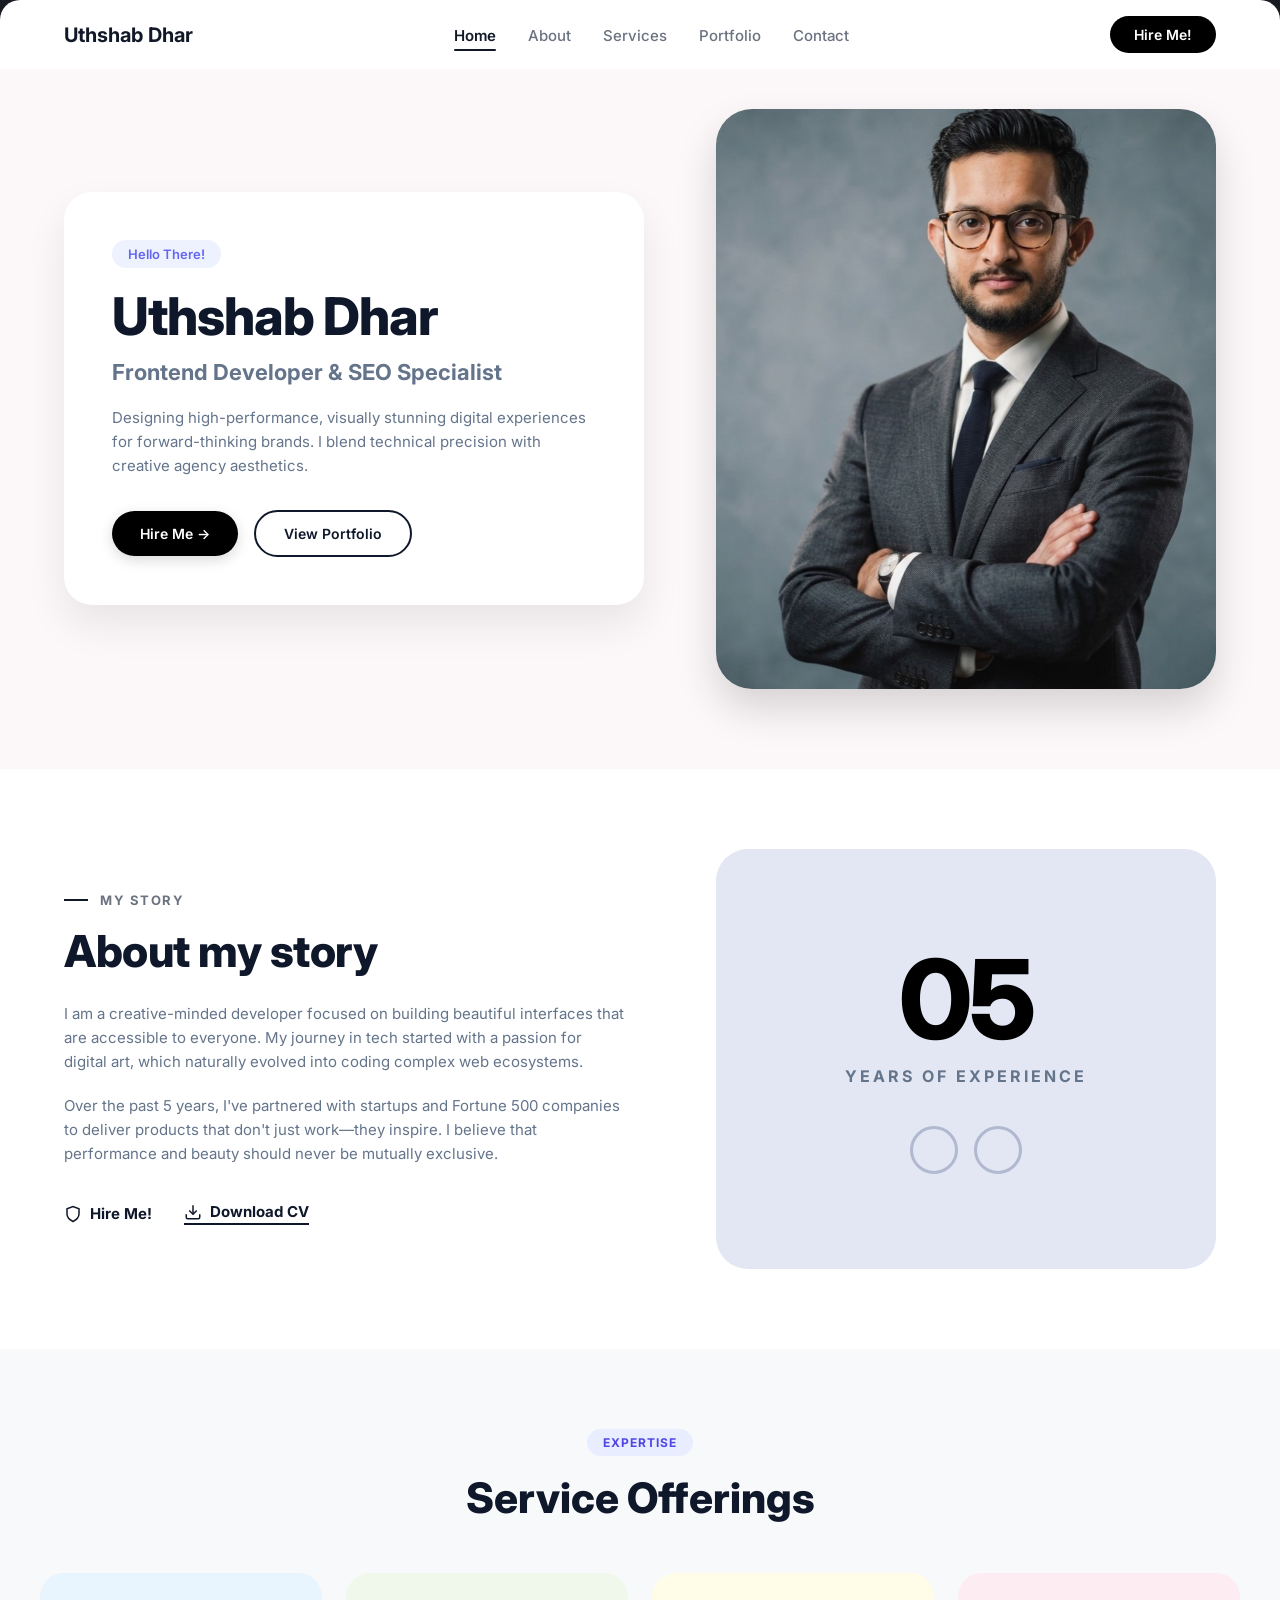
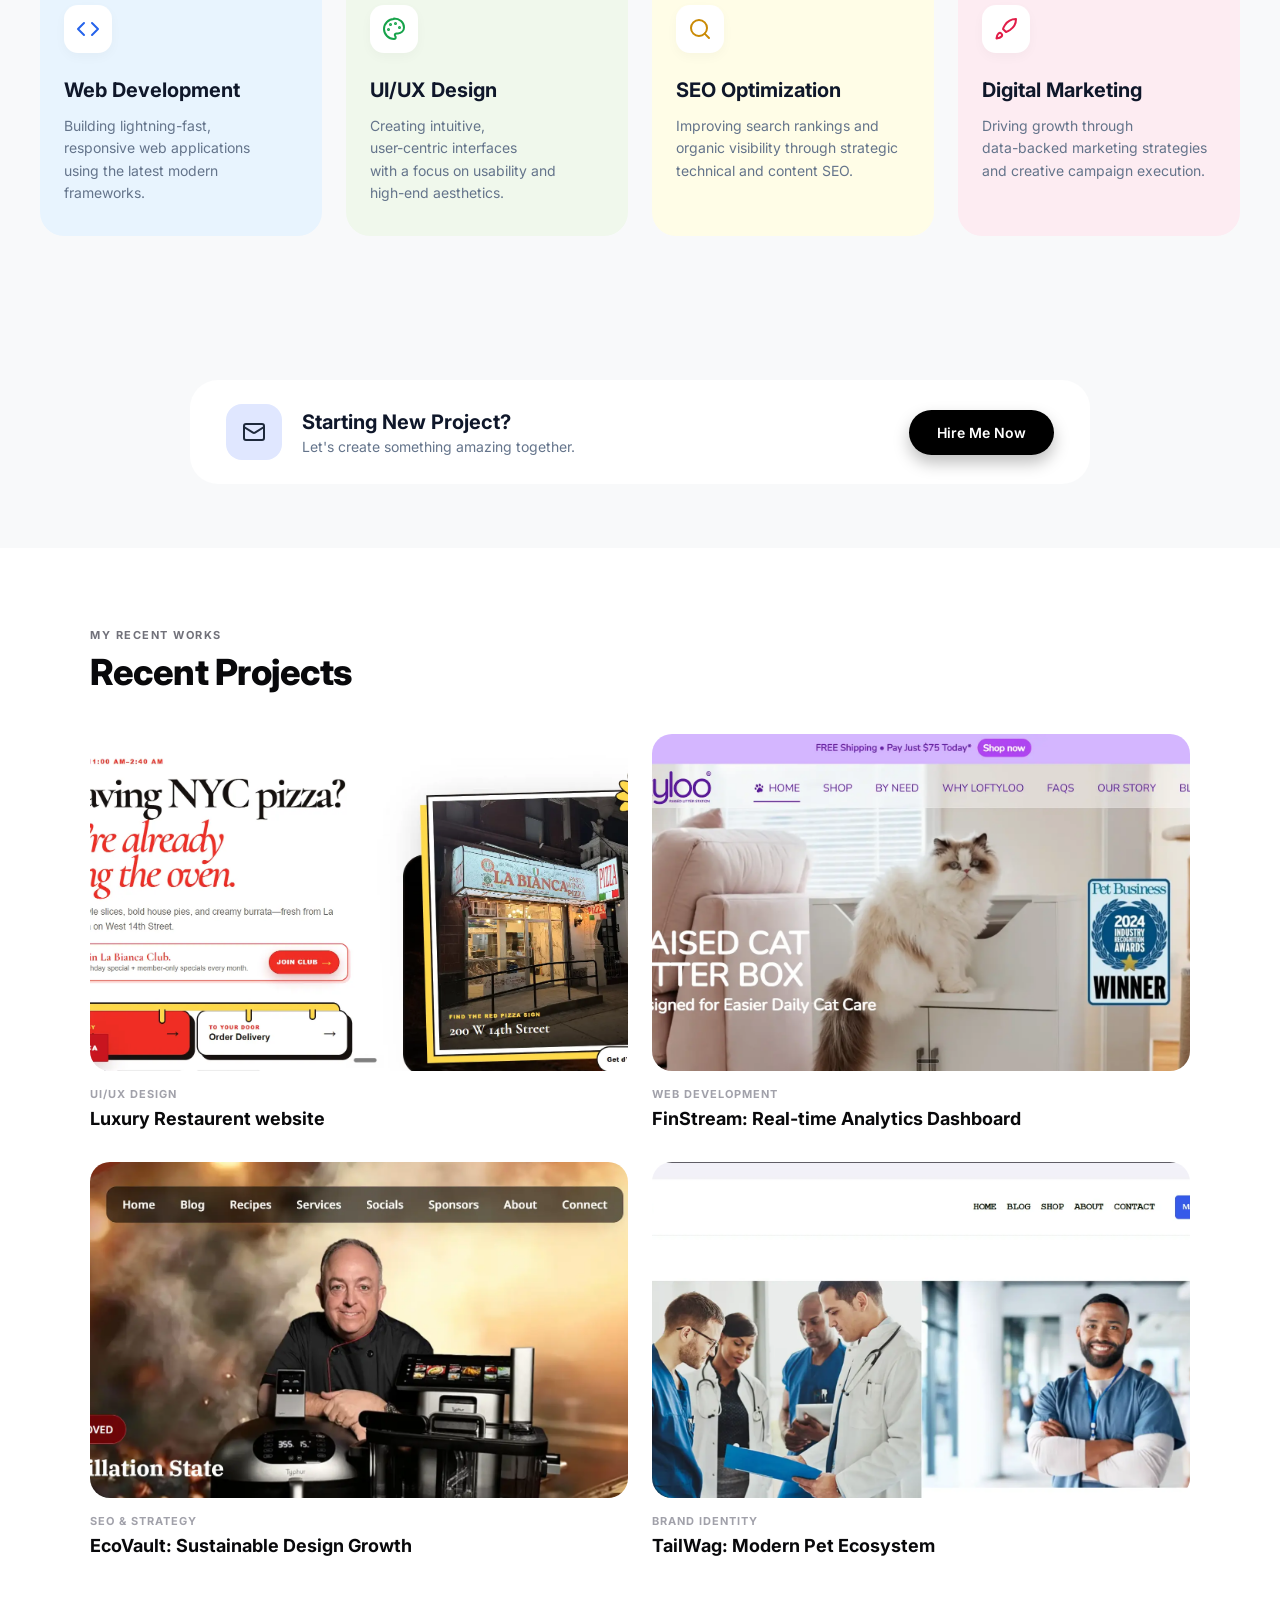
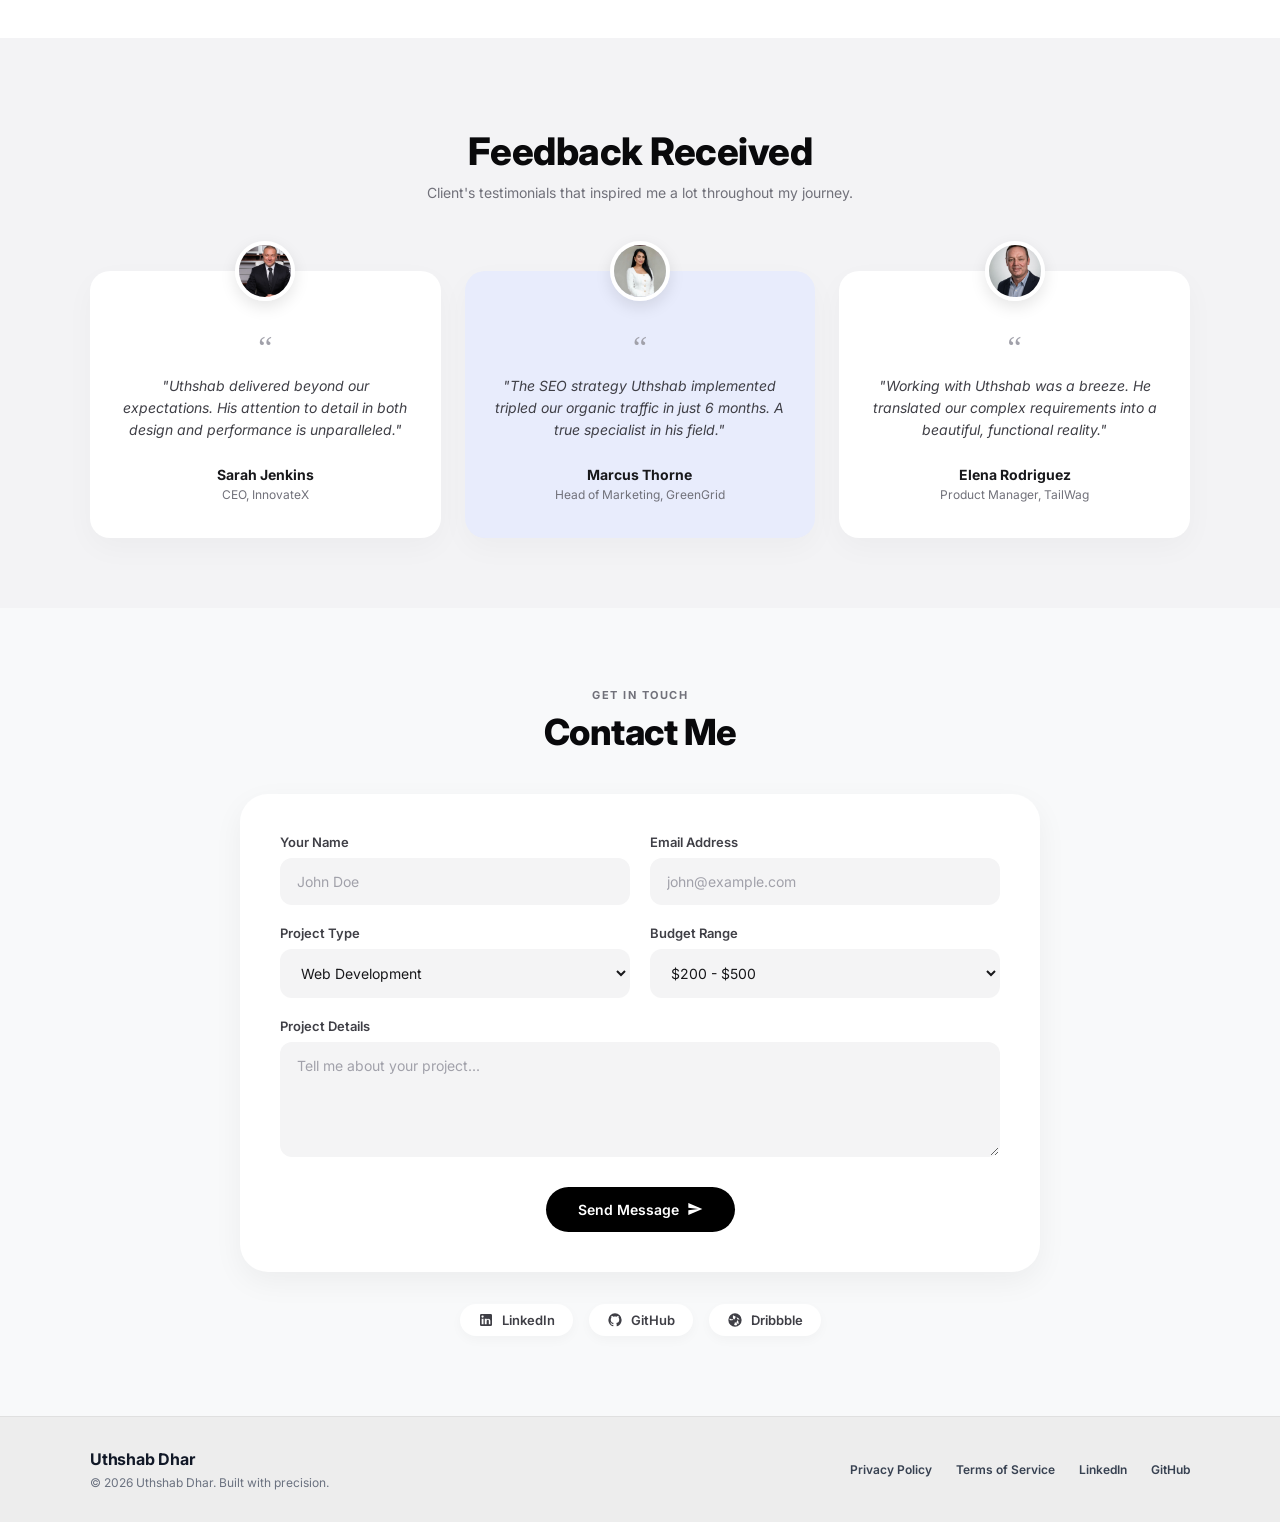
<file: index.html>
<!DOCTYPE html>
<html lang="en">
<head>
    <meta charset="UTF-8">
    <meta name="viewport" content="width=device-width, initial-scale=1.0">
    <title>Uthshsab Dhar</title>
    <link rel="stylesheet" href="style.css">
</head>
<body>
  <!-- nav start -->
    <header class="navbar-container">
  <nav class="navbar">
    <!-- Brand / Name Logo -->
    <a href="#hero-id" class="logo">Uthshab Dhar</a>

    <!-- Navigation Links -->
    <ul class="nav-links">
      <li><a href="#hero-id" class="nav-link active">Home</a></li>
      <li><a href="#my-story" class="nav-link">About</a></li>
      <li><a href="#expertise" class="nav-link">Services</a></li>
      <li><a href="#portfolio" class="nav-link">Portfolio</a></li>
      <li><a href="#contact" class="nav-link">Contact</a></li>
    </ul>

    <!-- Action Button -->
    <a href="#contact" class="btn-primary">Hire Me!</a>
  </nav>
</header>
<!-- nav part end -->

<!-- hero section start -->
<section class="hero-section" id="hero-id">
  <div class="hero-container">
    
    <!-- Left Floating Content Card -->
    <div class="hero-card">
      <span class="greeting-badge">Hello There!</span>
      
      <h1 class="hero-title">
        Uthshab Dhar
      </h1>
      
      <h2 class="hero-subtitle">
        Frontend Developer & SEO Specialist
      </h2>
      
      <p class="hero-description">
        Designing high-performance, visually stunning digital experiences for forward-thinking brands. I blend technical precision with creative agency aesthetics.
      </p>
      
      <div class="hero-cta-group">
        <a href="#contact" class="btn-black">Hire Me &rarr;</a>
        <a href="#portfolio" class="btn-outline">View Portfolio</a>
      </div>
    </div>

    <!-- Right Image Card -->
    <div class="hero-image-wrapper">
      <img src="Image_ icons/Uthshab portfolio.jpg" alt="Uthshab Dhar" class="hero-img" />
    </div>

  </div>
</section>

<!-- hero section end -->

<!--  My story start -->
  <section class="about-section" id="my-story">
  <div class="about-container">
    
    <!-- Left Column: Story Content -->
    <div class="about-content">
      <div class="section-tag">
        <span class="tag-line"></span>
        <span class="tag-text">MY STORY</span>
      </div>

      <h2 class="about-title">About my story</h2>

      <p class="about-text">
        I am a creative-minded developer focused on building beautiful interfaces that are accessible to everyone. My journey in tech started with a passion for digital art, which naturally evolved into coding complex web ecosystems.
      </p>

      <p class="about-text">
        Over the past 5 years, I've partnered with startups and Fortune 500 companies to deliver products that don't just work—they inspire. I believe that performance and beauty should never be mutually exclusive.
      </p>

      <!-- Action Links -->
      <div class="about-actions">
        <a href="#contact" class="action-btn">
          <svg width="18" height="18" viewBox="0 0 24 24" fill="none" stroke="currentColor" stroke-width="2"><path d="M12 22s8-4 8-10V5l-8-3-8 3v7c0 6 8 10 8 10z"/></svg>
          Hire Me!
        </a>
        <a href="Image_ icons/SEO expert & Content Writing.pdf" download class="action-btn download-link">
          <svg width="18" height="18" viewBox="0 0 24 24" fill="none" stroke="currentColor" stroke-width="2"><path d="M21 15v4a2 2 0 0 1-2 2H5a2 2 0 0 1-2-2v-4"/><polyline points="7 10 12 15 17 10"/><line x1="12" y1="15" x2="12" y2="3"/></svg>
          Download CV
        </a>
      </div>
    </div>

    <!-- Right Column: Experience Card -->
    <div class="experience-card">
      <div class="stat-number">05</div>
      <div class="stat-label">YEARS OF EXPERIENCE</div>
      <div class="card-dots">
        <span class="dot"></span>
        <span class="dot"></span>
      </div>
    </div>

  </div>
</section>
<!--  My story end -->

<!-- Expertise card start  -->
<section class="services-section" id="expertise">
  <!-- Section Badge & Header -->
  <div class="services-header">
    <span class="badge">EXPERTISE</span>
    <h2>Service Offerings</h2>
  </div>

  <!-- Cards Grid -->
  <div class="services-grid">
    <!-- Card 1: Web Development -->
    <div class="service-card card-blue">
      <div class="icon-box">
        <svg xmlns="http://www.w3.org/2000/svg" width="24" height="24" viewBox="0 0 24 24" fill="none" stroke="#2563eb" stroke-width="2" stroke-linecap="round" stroke-linejoin="round">
          <polyline points="16 18 22 12 16 6"></polyline>
          <polyline points="8 6 2 12 8 18"></polyline>
        </svg>
      </div>
      <h3>Web Development</h3>
      <p>Building lightning-fast, <br> responsive web applications <br>using the latest modern <br>frameworks.</p>
    </div>

    <!-- Card 2: UI/UX Design -->
    <div class="service-card card-green">
      <div class="icon-box">
        <svg xmlns="http://www.w3.org/2000/svg" width="24" height="24" viewBox="0 0 24 24" fill="none" stroke="#16a34a" stroke-width="2" stroke-linecap="round" stroke-linejoin="round">
          <circle cx="13.5" cy="6.5" r=".5" fill="#16a34a"></circle>
          <circle cx="17.5" cy="10.5" r=".5" fill="#16a34a"></circle>
          <circle cx="8.5" cy="7.5" r=".5" fill="#16a34a"></circle>
          <circle cx="6.5" cy="12.5" r=".5" fill="#16a34a"></circle>
          <path d="M12 2C6.5 2 2 6.5 2 12s4.5 10 10 10c.92 0 1.7-.75 1.7-1.67 0-.42-.16-.82-.44-1.12-.27-.31-.43-.71-.43-1.15 0-.92.75-1.67 1.67-1.67H16c3.31 0 6-2.69 6-6 0-4.96-4.49-9-10-9z"></path>
        </svg>
      </div>
      <h3>UI/UX Design</h3>
      <p>Creating intuitive, <br>user-centric interfaces <br> with a focus on usability and <br>high-end aesthetics.</p>
    </div>

    <!-- Card 3: SEO Optimization -->
    <div class="service-card card-yellow">
      <div class="icon-box">
        <svg xmlns="http://www.w3.org/2000/svg" width="24" height="24" viewBox="0 0 24 24" fill="none" stroke="#ca8a04" stroke-width="2" stroke-linecap="round" stroke-linejoin="round">
          <circle cx="11" cy="11" r="8"></circle>
          <line x1="21" y1="21" x2="16.65" y2="16.65"></line>
        </svg>
      </div>
      <h3>SEO Optimization</h3>
      <p>Improving search rankings and <br>organic visibility through strategic <br>technical and content SEO.</p>
    </div>

    <!-- Card 4: Digital Marketing -->
    <div class="service-card card-pink">
      <div class="icon-box">
        <svg xmlns="http://www.w3.org/2000/svg" width="24" height="24" viewBox="0 0 24 24" fill="none" stroke="#e11d48" stroke-width="2" stroke-linecap="round" stroke-linejoin="round">
          <path d="M4.5 16.5c-1.5 1.26-2 5-2 5s3.74-.5 5-2c.71-.84.7-2.13-.09-2.91a2.18 2.18 0 0 0-2.91-.09z"></path>
          <path d="m12 15-3-3a22 22 0 0 1 2-3.95A12.88 12.88 0 0 1 22 2c0 2.72-.78 7.5-6 11a22.35 22.35 0 0 1-4 2z"></path>
        </svg>
      </div>
      <h3>Digital Marketing</h3>
      <p>Driving growth through <br>data-backed marketing strategies<br> and  creative campaign execution.</p>
    </div>
  </div>

</section>

<!-- Expertise card End  -->
  <!-- CTA Banner start -->

<section class=cta_banner>  
<div class="cta-banner">
  <!-- Left Side: Icon & Text -->
  <div class="cta-left">
    <div class="cta-icon-box">
      <svg xmlns="http://www.w3.org/2000/svg" width="24" height="24" viewBox="0 0 24 24" fill="none" stroke="#1e293b" stroke-width="2" stroke-linecap="round" stroke-linejoin="round">
        <rect x="2" y="4" width="20" height="16" rx="2"></rect>
        <path d="m22 7-8.97 5.7a1.94 1.94 0 0 1-2.06 0L2 7"></path>
      </svg>
    </div>
    <div class="cta-text">
      <h3>Starting New Project?</h3>
      <p>Let's create something amazing together.</p>
    </div>
  </div>

  <!-- Right Side: Button -->
  <a href="#contact" class="cta-btn">Hire Me Now</a>
</div>
</section>
<!-- CTA Banner End -->
 <!-- Recent Project Section start  -->

 <section class="recent-projects-section" id="portfolio">
  <div class="projects-container">
    <!-- Subtitle & Heading -->
    <div class="section-header">
      <span class="sub-heading">MY RECENT WORKS</span>
      <h2 class="section-title">Recent Projects</h2>
    </div>

    <!-- Projects Grid -->
    <div class="projects-grid">
      
      <!-- Project Card 1 -->
      <div class="project-card">
        <div class="image-wrapper">
          <img src="Image_ icons/project 1.webp" alt="labianca" />
        </div>
        <div class="project-info">
          <span class="project-category">UI/UX DESIGN</span>
          <h3 class="project-title"> Luxury Restaurent website </h3>
        </div>
      </div>

      <!-- Project Card 2 -->
      <div class="project-card">
        <div class="image-wrapper">
          <img src="Image_ icons/Project 2.webp" alt="loftyloo" />
        </div>
        <div class="project-info">
          <span class="project-category">WEB DEVELOPMENT</span>
          <h3 class="project-title">FinStream: Real-time Analytics Dashboard</h3>
        </div>
      </div>

      <!-- Project Card 3 -->
      <div class="project-card">
        <div class="image-wrapper">
          <img src="Image_ icons/project 3.webp" alt="" />
        </div>
        <div class="project-info">
          <span class="project-category">SEO & STRATEGY</span>
          <h3 class="project-title">EcoVault: Sustainable Design Growth</h3>
        </div>
      </div>

      <!-- Project Card 4 -->
      <div class="project-card">
        <div class="image-wrapper">
          <img src="Image_ icons/project 4.webp" alt="TailWag" />
        </div>
        <div class="project-info">
          <span class="project-category">BRAND IDENTITY</span>
          <h3 class="project-title">TailWag: Modern Pet Ecosystem</h3>
        </div>
      </div>

    </div>
  </div>
</section>

 <!-- Recent Project Section End -->

 <!-- Feedback Section  Start -->
  <section class="feedback-section">
  <div class="feedback-container">
    
    <!-- Section Header -->
    <div class="feedback-header">
      <h2 class="feedback-title">Feedback Received</h2>
      <p class="feedback-subtitle">Client's testimonials that inspired me a lot throughout my journey.</p>
    </div>

    <!-- Testimonials Grid -->
    <div class="testimonials-grid">
      
      <!-- Card 1 -->
      <div class="testimonial-card">
        <div class="avatar-wrapper">
          <img src="Image_ icons/review 1.png" alt="labiandca" />
        </div>
        <div class="quote-mark">“</div>
        <p class="testimonial-text">
          "Uthshab delivered beyond our expectations. His attention to detail in both design and performance is unparalleled."
        </p>
        <div class="client-info">
          <h4 class="client-name">Sarah Jenkins</h4>
          <span class="client-role">CEO, InnovateX</span>
        </div>
      </div>

      <!-- Card 2 (Highlighted Soft Lavender) -->
      <div class="testimonial-card highlighted">
        <div class="avatar-wrapper">
          <img src="Image_ icons/review 2.png" alt="Marcus Thorne" />
        </div>
        <div class="quote-mark">“</div>
        <p class="testimonial-text">
          "The SEO strategy Uthshab implemented tripled our organic traffic in just 6 months. A true specialist in his field."
        </p>
        <div class="client-info">
          <h4 class="client-name">Marcus Thorne</h4>
          <span class="client-role">Head of Marketing, GreenGrid</span>
        </div>
      </div>

      <!-- Card 3 -->
      <div class="testimonial-card">
        <div class="avatar-wrapper">
          <img src="Image_ icons/review 3.png" alt="Elena Rodriguez" />
        </div>
        <div class="quote-mark">“</div>
        <p class="testimonial-text">
          "Working with Uthshab was a breeze. He translated our complex requirements into a beautiful, functional reality."
        </p>
        <div class="client-info">
          <h4 class="client-name">Elena Rodriguez</h4>
          <span class="client-role">Product Manager, TailWag</span>
        </div>
      </div>

    </div>
  </div>
</section>
 <!-- Feedback Section  End -->

 <!-- Contact Section start  -->
  <section class="contact-section" id="contact">
  <div class="contact-container">
    
    <!-- Section Header -->
    <div class="contact-header">
      <span class="sub-heading">GET IN TOUCH</span>
      <h2 class="section-title">Contact Me</h2>
    </div>

    <!-- Contact Form Card -->
    <div class="contact-card">
      <form class="contact-form">
        
        <!-- Row 1: Name & Email -->
        <div class="form-row">
          <div class="form-group">
            <label for="name">Your Name</label>
            <input type="text" id="name" placeholder="John Doe" required />
          </div>
          <div class="form-group">
            <label for="email">Email Address</label>
            <input type="email" id="email" placeholder="john@example.com" required />
          </div>
        </div>

        <!-- Row 2: Project Type & Budget Range -->
        <div class="form-row">
          <div class="form-group">
            <label for="project-type">Project Type</label>
            <select id="project-type">
              <option value="web-dev">Web Development</option>
              <option value="seo">SEO & Strategy</option>
              <option value="ui-ux">UI/UX Design</option>
            </select>
          </div>
          <div class="form-group">
            <label for="budget">Budget Range</label>
            <select id="budget">
              <option value="5k-10k">$200 - $500</option>
              <option value="10k-20k">$500 - $1000</option>
              <option value="20k+">$1000+</option>
            </select>
          </div>
        </div>

        <!-- Row 3: Project Details -->
        <div class="form-group full-width">
          <label for="details">Project Details</label>
          <textarea id="details" rows="5" placeholder="Tell me about your project..."></textarea>
        </div>

        <!-- Submit Button -->
        <div class="button-wrapper">
          <button type="submit" class="submit-btn">
            Send Message
            <svg xmlns="http://www.w3.org/2000/svg" width="16" height="16" viewBox="0 0 24 24" fill="currentColor">
              <path d="M2.01 21L23 12 2.01 3 2 10l15 2-15 2z"/>
            </svg>
          </button>
        </div>

      </form>
    </div>

    <!-- Social Links -->
    <!-- <div class="social-links">
      <a href="#" class="social-btn">
        <span class="social-icon">💼</span> LinkedIn
      </a>
      <a href="#" class="social-btn">
        <span class="social-icon">🐙</span> GitHub
      </a>
      <a href="#" class="social-btn">
        <span class="social-icon">🏀</span> Dribbble
      </a>
    </div> -->
    <div class="social-links">
  <!-- LinkedIn -->
  <a href="#" class="social-btn">
    <svg class="social-icon" xmlns="http://www.w3.org/2000/svg" width="16" height="16" viewBox="0 0 24 24" fill="currentColor">
      <path d="M19 3a2 2 0 0 1 2 2v14a2 2 0 0 1-2 2H5a2 2 0 0 1-2-2V5a2 2 0 0 1 2-2h14m-.5 15.5v-5.3a3.26 3.26 0 0 0-3.26-3.26c-.85 0-1.84.52-2.28 1.3v-1.11h-2.79v8.37h2.79v-4.93c0-1.3.7-2.1 1.8-2.1 1.05 0 1.45.74 1.45 2.1v4.93h2.79M6.88 8.56a1.68 1.68 0 0 0 1.68-1.68c0-.93-.75-1.69-1.68-1.69a1.69 1.69 0 0 0-1.69 1.69c0 .93.76 1.68 1.69 1.68m1.39 9.94v-8.37H5.5v8.37h2.77z"/>
    </svg>
    LinkedIn
  </a>

  <!-- GitHub -->
  <a href="#" class="social-btn">
    <svg class="social-icon" xmlns="http://www.w3.org/2000/svg" width="16" height="16" viewBox="0 0 24 24" fill="currentColor">
      <path d="M12 2A10 10 0 0 0 2 12c0 4.42 2.87 8.17 6.84 9.5.5.08.66-.23.66-.5v-1.69c-2.77.6-3.36-1.34-3.36-1.34-.46-1.16-1.11-1.47-1.11-1.47-.91-.62.07-.6.07-.6 1 .07 1.53 1.03 1.53 1.03.87 1.52 2.34 1.07 2.91.83.1-.65.35-1.09.63-1.34-2.22-.25-4.55-1.11-4.55-4.92 0-1.11.38-2 1.03-2.71-.1-.25-.45-1.29.1-2.64 0 0 .84-.27 2.75 1.02.79-.22 1.65-.33 2.5-.33.85 0 1.71.11 2.5.33 1.91-1.29 2.75-1.02 2.75-1.02.55 1.35.2 2.39.1 2.64.65.71 1.03 1.6 1.03 2.71 0 3.82-2.34 4.66-4.57 4.91.36.31.69.92.69 1.85V21c0 .27.16.59.67.5C19.14 20.16 22 16.42 22 12A10 10 0 0 0 12 2z"/>
    </svg>
    GitHub
  </a>

  <!-- Dribbble -->
  <a href="#" class="social-btn">
    <svg class="social-icon" xmlns="http://www.w3.org/2000/svg" width="16" height="16" viewBox="0 0 24 24" fill="currentColor">
      <path d="M12 2a10 10 0 1 0 10 10A10 10 0 0 0 12 2zm6.93 9.07a8.27 8.27 0 0 1-3.31-.22 16.7 16.7 0 0 0-1.4-2.88 8.42 8.42 0 0 1 4.71 3.10zM12 3.82a8.25 8.25 0 0 1 4.31 1.21 18.7 18.7 0 0 0-4.14-2.21A8.2 8.2 0 0 1 12 3.82zM8.9 4.88a16.8 16.8 0 0 1 4.23 2.21 14.8 14.8 0 0 1-2.6 4.7 8.27 8.27 0 0 1-1.63-6.91zM3.82 12a8.2 8.2 0 0 1 .37-2.42 10.1 10.1 0 0 0 5 1.39 12.3 12.3 0 0 0-.25 1.03A8.27 8.27 0 0 1 3.82 12zm1.25 2.18a6.5 6.5 0 0 0 4.1 3.83A14.6 14.6 0 0 1 10.5 13a10.8 10.8 0 0 1-5.43 1.18zm8.68 5.92a8.28 8.28 0 0 1-3.21-.65 12.9 12.9 0 0 0 1.25-4.22 14.8 14.8 0 0 0 4.37 1.48 8.3 8.3 0 0 1-2.41 3.39zm3.8-2.12a16.6 16.6 0 0 1-4.2-1.43 13.1 13.1 0 0 0 2.45-4.38 8.3 8.3 0 0 1 1.75 5.81z"/>
    </svg>
    Dribbble
  </a>
</div>

  </div>
</section>
 <!-- Contact Section End  -->

<!-- Footer Section start -->
<footer class="site-footer">
  <div class="footer-container">
    
    <!-- Left Side: Brand Name & Copyright -->
    <div class="footer-left">
      <h3 class="footer-brand">Uthshab Dhar</h3>
      <p class="footer-copyright">&copy; 2026 Uthshab Dhar. Built with precision.</p>
    </div>

    <!-- Right Side: Footer Navigation Links -->
    <div class="footer-right">
      <nav class="footer-links">
        <a href="#privacy">Privacy Policy</a>
        <a href="#terms">Terms of Service</a>
        <a href="https://linkedin.com" target="_blank" rel="noopener noreferrer">LinkedIn</a>
        <a href="https://github.com" target="_blank" rel="noopener noreferrer">GitHub</a>
      </nav>
    </div>

  </div>
</footer>
<!-- Footer Section End -->


 
 

</body>
</html>
</file>
<file: style.css>
/* Google Font Import */
@import url('https://fonts.googleapis.com/css2?family=Inter:wght@400;500;600;700&display=swap');

/* 1. Universal Reset  */
* {
  margin: 0;
  padding: 0;
  box-sizing: border-box;
  font-family: 'Inter', sans-serif;
}

/* 2. Body Settings */
body {
  background-color: #1a1c23; /* Dark background matching your design */
}

/* 3. Outer Container (Full Width) */
.navbar-container {
  width: 100%;
}

/* 4. White Navbar Bar */
.navbar {
  display: flex;
  align-items: center;
  justify-content: space-between;
  background-color: #ffffff;
  padding: 16px 5%; /* Flexible padding for edge-to-edge feel */
  border-radius: 20px 20px 0 0; /* Smooth top corners */
  box-shadow: 0 4px 20px rgba(0, 0, 0, 0.05);
}

/* 5. Logo / Brand Name */
.logo {
  font-size: 20px;
  font-weight: 700;
  color: #111827;
  text-decoration: none;
}

/* 6. Navigation Links Container */
.nav-links {
  display: flex;
  list-style: none;
  gap: 32px;
}

/* 7. Individual Link Styles */
.nav-link {
  text-decoration: none;
  color: #6b7280;
  font-weight: 500;
  font-size: 15px;
  padding-bottom: 6px;
  transition: color 0.3s ease;
  position: relative;
}

/* Link Hover Effect */
.nav-link:hover {
  color: #111827;
}

/* Active Link State */
.nav-link.active {
  color: #111827;
  font-weight: 600;
}

/* Active Underline Indicator */
.nav-link.active::after {
  content: '';
  position: absolute;
  bottom: 0;
  left: 0;
  width: 100%;
  height: 2px;
  background-color: #111827;
  border-radius: 2px;
}

/* 8. Call To Action Button ("Hire Me!") */
.btn-primary {
  text-decoration: none;
  background-color: #000000;
  color: #ffffff;
  font-weight: 600;
  font-size: 14px;
  padding: 10px 24px;
  border-radius: 50px;
  transition: all 0.3s ease;
}

/* Button Hover State */
.btn-primary:hover {
  background-color: #27272a;
  transform: translateY(-1px);
}

/* nav part end  */

/* hero section start */

/* Hero Section Outer Wrapper */
.hero-section {
  width: 100%;
  padding: 40px 5% 80px 5%;
  background-color: #FCF8FA; /* Dark background matching the page theme */
}

/* Flex Container for Hero Content & Image */
.hero-container {
  max-width: 1200px;
  margin: 0 auto;
  display: flex;
  align-items: center;
  justify-content: space-between;
  gap: 40px;
}

/* --- LEFT CARD --- */
.hero-card {
  flex: 1;
  max-width: 580px;
  background-color: #ffffff;
  padding: 48px;
  border-radius: 28px;
  box-shadow: 0 20px 40px rgba(0, 0, 0, 0.08);
}

/* "Hello There!" Badge */
.greeting-badge {
  display: inline-block;
  background-color: #eef2ff;
  color: #6366f1;
  font-size: 13px;
  font-weight: 600;
  padding: 6px 16px;
  border-radius: 50px;
  margin-bottom: 20px;
}

/* Main Name Headline */
.hero-title {
  font-size: 52px;
  font-weight: 800;
  color: #0f172a;
  line-height: 1.1;
  letter-spacing: -1px;
  margin-bottom: 12px;
}

/* Subtitle / Role */
.hero-subtitle {
  font-size: 22px;
  font-weight: 700;
  color: #64748b;
  line-height: 1.3;
  margin-bottom: 20px;
}

/* Paragraph Text */
.hero-description {
  font-size: 15px;
  color: #64748b;
  line-height: 1.6;
  margin-bottom: 32px;
}

/* CTA Buttons Group */
.hero-cta-group {
  display: flex;
  align-items: center;
  gap: 16px;
}

/* Black Primary Button */
.btn-black {
  display: inline-flex;
  align-items: center;
  justify-content: center;
  background-color: #000000;
  color: #ffffff;
  font-size: 14px;
  font-weight: 600;
  padding: 14px 28px;
  border-radius: 50px;
  text-decoration: none;
  box-shadow: 0 4px 14px rgba(0, 0, 0, 0.15);
  transition: all 0.3s ease;
}

.btn-black:hover {
  background-color: #27272a;
  transform: translateY(-2px);
}

/* Outline Secondary Button */
.btn-outline {
  display: inline-flex;
  align-items: center;
  justify-content: center;
  background-color: transparent;
  color: #0f172a;
  font-size: 14px;
  font-weight: 600;
  padding: 13px 28px;
  border-radius: 50px;
  border: 2px solid #0f172a;
  text-decoration: none;
  transition: all 0.3s ease;
}

.btn-outline:hover {
  background-color: #0f172a;
  color: #ffffff;
  transform: translateY(-2px);
}

/* --- RIGHT IMAGE --- */
.hero-image-wrapper {
  flex: 1;
  max-width: 500px;
  display: flex;
  justify-content: center;
}

.hero-img {
  width: 100%;
  height: auto;
  object-fit: cover;
  border-radius: 36px;
  box-shadow: 0 20px 40px rgba(0, 0, 0, 0.15);

  animation: floatUpDown 4s ease-in-out infinite;
}
@keyframes floatUpDown {
  0% {
    transform: translateY(0px); /* Starting position */
  }
  50% {
    transform: translateY(-15px); /* Moves UP by 15px */
  }
  100% {
    transform: translateY(0px); /* Returns DOWN to starting position */
  }
}
/* --- RESPONSIVE MOBILE STYLES --- */
@media (max-width: 992px) {
  .hero-container {
    flex-direction: column;
  }
  
  .hero-card, 
  .hero-image-wrapper {
    max-width: 100%;
  }
  
  .hero-title {
    font-size: 40px;
  }
}


/* hero section End */

/* my story section start */
/* About Section Base */
.about-section {
  width: 100%;
  padding: 80px 5%;
  background-color: #ffffff;
}

.about-container {
  max-width: 1200px;
  margin: 0 auto;
  display: flex;
  align-items: center;
  justify-content: space-between;
  gap: 60px;
}

/* Left Column Styling */
.about-content {
  flex: 1;
  max-width: 560px;
}

.section-tag {
  display: flex;
  align-items: center;
  gap: 12px;
  margin-bottom: 16px;
}

.tag-line {
  width: 24px;
  height: 2px;
  background-color: #111827;
}

.tag-text {
  font-size: 13px;
  font-weight: 700;
  letter-spacing: 1.5px;
  color: #6b7280;
}

.about-title {
  font-size: 44px;
  font-weight: 800;
  color: #0f172a;
  letter-spacing: -0.5px;
  margin-bottom: 24px;
}

.about-text {
  font-size: 15px;
  line-height: 1.6;
  color: #64748b;
  margin-bottom: 20px;
}

/* Action Links */
.about-actions {
  display: flex;
  align-items: center;
  gap: 32px;
  margin-top: 36px;
}

.action-btn {
  display: inline-flex;
  align-items: center;
  gap: 8px;
  font-size: 15px;
  font-weight: 700;
  color: #0f172a;
  text-decoration: none;
  transition: opacity 0.2s ease;
}

.action-btn:hover {
  opacity: 0.7;
}

.download-link {
  border-bottom: 2px solid #0f172a;
  padding-bottom: 2px;
}

/* Right Card Styling */
.experience-card {
  flex: 1;
  max-width: 500px;
  height: 420px;
  background-color: #e2e7f3; /* Soft bluish pastel */
  border-radius: 32px;
  display: flex;
  flex-direction: column;
  align-items: center;
  justify-content: center;
  padding: 40px;
  
}

.stat-number {
  font-size: 110px;
  font-weight: 800;
  color: #000000;
  line-height: 1;
  letter-spacing: -3px;
  margin-bottom: 12px;
}

.stat-label {
  font-size: 16px;
  font-weight: 700;
  letter-spacing: 3px;
  color: #64748b;
  text-transform: uppercase;
  margin-bottom: 40px;
}

.card-dots {
  display: flex;
  gap: 16px;
}



.dot {
  width: 48px;
  height: 48px;
  border: 3px solid #b0b9cf;
  border-radius: 50%;
}

/* Responsive Layout */
@media (max-width: 992px) {
  .about-container {
    flex-direction: column;
  }
  
  .about-content,
  .experience-card {
    max-width: 100%;
    width: 100%;
  }
}

/* my story section End */

/* Experise section start  */
/* Section Container */
.services-section {
  padding: 80px 20px;
  background-color: #f8f9fa;
  display: flex;
  flex-direction: column;
  align-items: center;
  font-family: system-ui, -apple-system, BlinkMacSystemFont, 'Segoe UI', Roboto, sans-serif;
}

/* Header & Badge */
.services-header {
  text-align: center;
  margin-bottom: 50px;
}

.badge {
  display: inline-block;
  background-color: #e8edff;
  color: #4f46e5;
  font-size: 12px;
  font-weight: 700;
  letter-spacing: 1px;
  padding: 6px 16px;
  border-radius: 20px;
  margin-bottom: 16px;
  text-transform: uppercase;
}

.services-header h2 {
  font-size: 42px;
  font-weight: 800;
  color: #0f172a;
  margin: 0;
}

/* Services Grid Layout */
.services-grid {
  display: grid;
  grid-template-columns: repeat(4, 1fr);
  gap: 24px;
  max-width: 1200px;
  width: 100%;
}

/* Base Card Styling */
.service-card {
  padding: 32px 24px;
  border-radius: 24px;
  display: flex;
  flex-direction: column;
  align-items: flex-start;
  position: relative;
  cursor: pointer;
  /* Smooth transitions for lift & shadow */
  transition: transform 0.35s cubic-bezier(0.34, 1.56, 0.64, 1), 
              box-shadow 0.35s ease, 
              background-color 0.3s ease;
}

/* Base Card Background Themes */
.card-blue { background-color: #e8f4fe; }
.card-green { background-color: #f0f8ec; }
.card-yellow { background-color: #fffde7; }
.card-pink { background-color: #fdecf2; }

/* Icon Box Styling */
.icon-box {
  width: 48px;
  height: 48px;
  background-color: #ffffff;
  border-radius: 14px;
  display: flex;
  align-items: center;
  justify-content: center;
  margin-bottom: 24px;
  box-shadow: 0 4px 12px rgba(0, 0, 0, 0.03);
  /* Smooth scale transition for icon */
  transition: transform 0.35s cubic-bezier(0.34, 1.56, 0.64, 1), 
              box-shadow 0.35s ease;
}

/* Typography inside Cards */
.service-card h3 {
  font-size: 20px;
  font-weight: 700;
  color: #0f172a;
  margin: 0 0 12px 0;
  line-height: 1.3;
}

.service-card p {
  font-size: 14px;
  line-height: 1.6;
  color: #64748b;
  margin: 0;
}

/* ======================================================
   HOVER EFFECTS & MICRO-INTERACTIONS
   ====================================================== */

/* 1. Card Lift & Floating Shadow */
.service-card:hover {
  transform: translateY(-10px) scale(1.02);
  box-shadow: 0 20px 30px -10px rgba(0, 0, 0, 0.08);
}

/* 2. Icon Pop & Tilt on Card Hover */
.service-card:hover .icon-box {
  transform: scale(1.15) rotate(-4deg);
  box-shadow: 0 8px 16px rgba(0, 0, 0, 0.08);
}

/* 3. Theme Color Shifts on Hover */
.card-blue:hover { background-color: #dbeafe; }
.card-green:hover { background-color: #dcfce7; }
.card-yellow:hover { background-color: #fef9c3; }
.card-pink:hover { background-color: #fce7f3; }

/* Responsive Grid Layout */
@media (max-width: 1024px) {
  .services-grid {
    grid-template-columns: repeat(2, 1fr);
  }
}

@media (max-width: 640px) {
  .services-grid {
    grid-template-columns: 1fr;
  }
}

/* Experise section End  */

/* CTA Banner start */

/* Container Banner Card */
.cta_banner {
  background-color: #F8F9FA;
  padding: 40px 20px;
  width: 100%;
}
.cta-banner {
  background-color: #ffffff;
  border-radius: 28px;
  padding: 24px 36px;
  max-width: 900px;
  width: 100%;
  margin: 24px auto;
  display: flex;
  align-items: center;
  justify-content: space-between;
  box-shadow: 0 20px 40px rgba(253, 249, 249, 0.06);    
  font-family: system-ui, -apple-system, BlinkMacSystemFont, 'Segoe UI', Roboto, sans-serif;
}

/* Left Content Wrapper */
.cta-left {
  display: flex;
  align-items: center;
  gap: 20px;
}

/* Icon Box */
.cta-icon-box {
  width: 56px;
  height: 56px;
  background-color: #e0e7ff; /* Subtle blue/purple tint */
  border-radius: 16px;
  display: flex;
  align-items: center;
  justify-content: center;
  flex-shrink: 0;
}

/* Text Content */
.cta-text h3 {
  font-size: 20px;
  font-weight: 700;
  color: #0f172a;
  margin: 0 0 4px 0;
}

.cta-text p {
  font-size: 14px;
  color: #64748b;
  margin: 0;
}

/* Action Button */
.cta-btn {
  background-color: #000000;
  color: #ffffff;
  font-size: 14px;
  font-weight: 600;
  padding: 14px 28px;
  border-radius: 50px;
  text-decoration: none;
  box-shadow: 0 8px 16px rgba(0, 0, 0, 0.25);
  transition: transform 0.2s ease, box-shadow 0.2s ease, background-color 0.2s ease;
  white-space: nowrap;
}

/* Button Micro-interaction */
.cta-btn:hover {
  background-color: #1a1a1a;
  transform: translateY(-2px);
  box-shadow: 0 12px 20px rgba(0, 0, 0, 0.35);
}

/* Mobile Responsiveness */
@media (max-width: 640px) {
  .cta-banner {
    flex-direction: column;
    gap: 24px;
    text-align: center;
    padding: 28px 20px;
  }
  
  .cta-left {
    flex-direction: column;
  }
  
  .cta-btn {
    width: 100%;
    text-align: center;
  }
}

/* CTA Banner End */

/* Recent project section Start */

/* Container & Background */
.recent-projects-section {
  background-color: #ffffff; /* Or change to dark color if implementing dark theme */
  padding: 80px 20px;
  font-family: system-ui, -apple-system, BlinkMacSystemFont, 'Segoe UI', Roboto, sans-serif;
}

.projects-container {
  max-width: 1100px;
  margin: 0 auto;
}

/* Header Styles */
.section-header {
  margin-bottom: 40px;
}

.sub-heading {
  display: flex;
  align-items: center;
  gap: 8px;
  font-size: 11px;
  font-weight: 700;
  letter-spacing: 1.5px;
  color: #71717a;
  text-transform: uppercase;
  margin-bottom: 8px;
}

/* Adds the small horizontal line next to MY RECENT WORKS
.sub-heading::before {
  content: '';
  display: inline-block;
  width: 200px;
  height: 2px;
  background-color: #71717a;
} */

.section-title {
  font-size: 36px;
  font-weight: 800;
  color: #09090b;
  margin: 0;
  letter-spacing: -0.5px;
}

/* 2x2 Grid Layout */
.projects-grid {
  display: grid;
  grid-template-columns: repeat(2, 1fr);
  gap: 32px 24px;
}

/* Project Card */
.project-card {
  display: flex;
  flex-direction: column;
  cursor: pointer;
}

.image-wrapper {
  width: 100%;
  aspect-ratio: 16 / 10;
  border-radius: 20px;
  overflow: hidden;
  background-color: #f4f4f5;
  margin-bottom: 16px;
}

.image-wrapper img {
  width: 100%;
  height: 100%;
  object-fit: cover;
  display: block;
  transition: transform 0.3s ease;
}

/* Subtle hover zoom effect */
.project-card:hover .image-wrapper img {
  transform: scale(1.03);
}

/* Meta & Title Details */
.project-category {
  font-size: 11px;
  font-weight: 700;
  letter-spacing: 1px;
  color: #a1a1aa;
  text-transform: uppercase;
  display: block;
  margin-bottom: 6px;
}

.project-title {
  font-size: 18px;
  font-weight: 700;
  color: #09090b;
  margin: 0;
  line-height: 1.3;
}

/* Responsive adjustments for mobile view */
@media (max-width: 768px) {
  .projects-grid {
    grid-template-columns: 1fr; /* Stacks cards into 1 column on mobile */
  }
}

/* Recent project section End */

/* Feedback Section Start */
/* Container & Background */
.feedback-section {
  background-color: #f3f3f5; /* Light grey section background */
  padding: 90px 20px 70px 20px;
  font-family: system-ui, -apple-system, BlinkMacSystemFont, 'Segoe UI', Roboto, sans-serif;
}

.feedback-container {
  max-width: 1100px;
  margin: 0 auto;
}

/* Header Styles */
.feedback-header {
  text-align: center;
  margin-bottom: 70px;
}

.feedback-title {
  font-size: 38px;
  font-weight: 800;
  color: #09090b;
  margin: 0 0 10px 0;
  letter-spacing: -0.5px;
}

.feedback-subtitle {
  font-size: 14px;
  color: #71717a;
  margin: 0;
}

/* Grid Layout */
.testimonials-grid {
  display: grid;
  grid-template-columns: repeat(3, 1fr);
  gap: 24px;
}

/* Base Testimonial Card */
.testimonial-card {
  position: relative;
  background-color: #ffffff;
  border-radius: 20px;
  padding: 50px 28px 36px 28px;
  text-align: center;
  display: flex;
  flex-direction: column;
  align-items: center;
  justify-content: space-between;
  box-shadow: 0 10px 30px rgba(0, 0, 0, 0.03);
  transition: transform 0.3s ease;
}

/* Soft Highlight Card (Middle) */
.testimonial-card.highlighted {
  background-color: #e8ecfc; /* Light blue/lavender tint */
}

/* Floating Avatar Badge */
.avatar-wrapper {
  position: absolute;
  top: -30px;
  width: 60px;
  height: 60px;
  border-radius: 50%;
  overflow: hidden;
  border: 4px solid #ffffff;
  box-shadow: 0 6px 16px rgba(0, 0, 0, 0.1);
}

.avatar-wrapper img {
  width: 100%;
  height: 100%;
  object-fit: cover;
}

/* Quote Graphic Element */
.quote-mark {
  font-size: 32px;
  line-height: 1;
  color: #a1a1aa;
  font-family: Georgia, serif;
  margin-top: 10px;
  margin-bottom: 12px;
}

/* Quote Text Body */
.testimonial-text {
  font-size: 14px;
  line-height: 1.6;
  font-style: italic;
  color: #3f3f46;
  margin: 0 0 24px 0;
}

/* Author Details */
.client-name {
  font-size: 14px;
  font-weight: 700;
  color: #18181b;
  margin: 0 0 4px 0;
}

.client-role {
  font-size: 12px;
  color: #71717a;
  display: block;
}

/* Responsive adjustments */
@media (max-width: 900px) {
  .testimonials-grid {
    grid-template-columns: 1fr;
    gap: 50px; /* Increased gap to accommodate overlapping top avatars */
  }
}

/* Feedback Section End */

/* contact me section Start  */

/* Section Background & Layout */
.contact-section {
  background-color: #f8f9fa;
  padding: 80px 20px;
  font-family: system-ui, -apple-system, BlinkMacSystemFont, 'Segoe UI', Roboto, sans-serif;
}

.contact-container {
  max-width: 800px;
  margin: 0 auto;
}

/* Header Styles */
.contact-header {
  text-align: center;
  margin-bottom: 40px;
}

.sub-heading {
  font-size: 11px;
  font-weight: 700;
  letter-spacing: 1.5px;
  color: #71717a;
  text-transform: uppercase;
  display: block;
  margin-bottom: 8px;
}

.section-title {
  font-size: 36px;
  font-weight: 800;
  color: #09090b;
  margin: 0;
}

/* White Form Card */
.contact-card {
  background-color: #ffffff;
  border-radius: 28px;
  padding: 40px;
  box-shadow: 0 10px 30px rgba(0, 0, 0, 0.05);
}

/* Form Layout Rules */
.contact-form {
  display: flex;
  flex-direction: column;
  gap: 20px;
}

.form-row {
  display: flex;
  gap: 20px;
}

.form-group {
  flex: 1;
  display: flex;
  flex-direction: column;
  gap: 8px;
}

/* Labels and Inputs */
.form-group label {
  font-size: 13px;
  font-weight: 600;
  color: #3f3f46;
}

.form-group input,
.form-group select,
.form-group textarea {
  width: 100%;
  background-color: #f4f4f5;
  border: 1px solid transparent;
  border-radius: 12px;
  padding: 14px 16px;
  font-size: 14px;
  color: #18181b;
  outline: none;
  box-sizing: border-box;
}

.form-group input::placeholder,
.form-group textarea::placeholder {
  color: #a1a1aa;
}

.form-group input:focus,
.form-group select:focus,
.form-group textarea:focus {
  border-color: #000000;
  background-color: #ffffff;
}

.form-group textarea {
  resize: vertical;
}

/* Center Pill Button */
.button-wrapper {
  display: flex;
  justify-content: center;
  margin-top: 10px;
}

.submit-btn {
  background-color: #000000;
  color: #ffffff;
  border: none;
  border-radius: 50px;
  padding: 14px 32px;
  font-size: 14px;
  font-weight: 600;
  display: inline-flex;
  align-items: center;
  gap: 8px;
  cursor: pointer;
  transition: transform 0.2s ease, opacity 0.2s ease;
}

.submit-btn:hover {
  opacity: 0.9;
  transform: translateY(-2px);
}

/* Social Pills Below Card */
.social-links {
  display: flex;
  justify-content: center;
  gap: 16px;
  margin-top: 32px;
}

.social-btn {
  display: inline-flex;
  align-items: center;
  gap: 8px;
  background-color: #ffffff;
  padding: 8px 18px;
  border-radius: 50px;
  text-decoration: none;
  color: #3f3f46;
  font-size: 13px;
  font-weight: 600;
  box-shadow: 0 4px 12px rgba(0, 0, 0, 0.03);
  transition: transform 0.2s ease;
}

.social-btn:hover {
  transform: translateY(-2px);
}

/* Mobile Responsiveness */
@media (max-width: 640px) {
  .form-row {
    flex-direction: column;
  }
  
  .contact-card {
    padding: 24px;
  }

  .social-links {
    flex-wrap: wrap;
  }
}

/* contact me section End */

/*  Footer Section start  */
/* Footer Container Styles */
.site-footer {
  background-color: #ededed;
  padding: 32px 24px;
  font-family: system-ui, -apple-system, BlinkMacSystemFont, 'Segoe UI', Roboto, sans-serif;
  border-top: 1px solid #e0e0e0;
}

.footer-container {
  max-width: 1100px;
  margin: 0 auto;
  display: flex;
  align-items: center;
  justify-content: space-between;
}

/* Left Column Styling */
.footer-left {
  display: flex;
  flex-direction: column;
  gap: 6px;
}

.footer-brand {
  font-size: 16px;
  font-weight: 700;
  color: #111827;
  margin: 0;
  letter-spacing: -0.2px;
}

.footer-copyright {
  font-size: 12px;
  color: #6b7280;
  margin: 0;
}

/* Right Column Navigation Links */
.footer-links {
  display: flex;
  align-items: center;
  gap: 24px;
}

.footer-links a {
  font-size: 12px;
  font-weight: 600;
  color: #374151;
  text-decoration: none;
  transition: color 0.2s ease;
}

.footer-links a:hover {
  color: #111827;
}

/* Mobile Responsiveness */
@media (max-width: 640px) {
  .footer-container {
    flex-direction: column;
    align-items: flex-start;
    gap: 20px;
  }

  .footer-links {
    flex-wrap: wrap;
    gap: 16px;
  }
}
/*  Footer Section end */

/* =========================
   MOBILE RESPONSIVE
   ========================= */

@media (max-width: 768px) {

    /* Navbar */
    .navbar {
        padding: 14px 20px;
    }

    .nav-links {
        display: none;
    }

    .btn-primary {
        display: none;
    }

    .logo {
        font-size: 18px;
    }


    /* Hero */
    .hero-section {
        padding: 24px 16px 50px;
    }

    .hero-container {
        width: 100%;
        gap: 24px;
    }

    .hero-card {
        width: 100%;
        padding: 28px 24px;
        border-radius: 22px;
    }

    .hero-title {
        font-size: 36px;
        line-height: 1.1;
    }

    .hero-subtitle {
        font-size: 18px;
    }

    .hero-description {
        font-size: 14px;
    }

    .hero-cta-group {
        flex-wrap: wrap;
    }

    .hero-image-wrapper {
        width: 100%;
    }

    .hero-img {
        width: 100%;
        height: auto;
        aspect-ratio: 4 / 5;
        object-fit: cover;
    }
}
</file>
